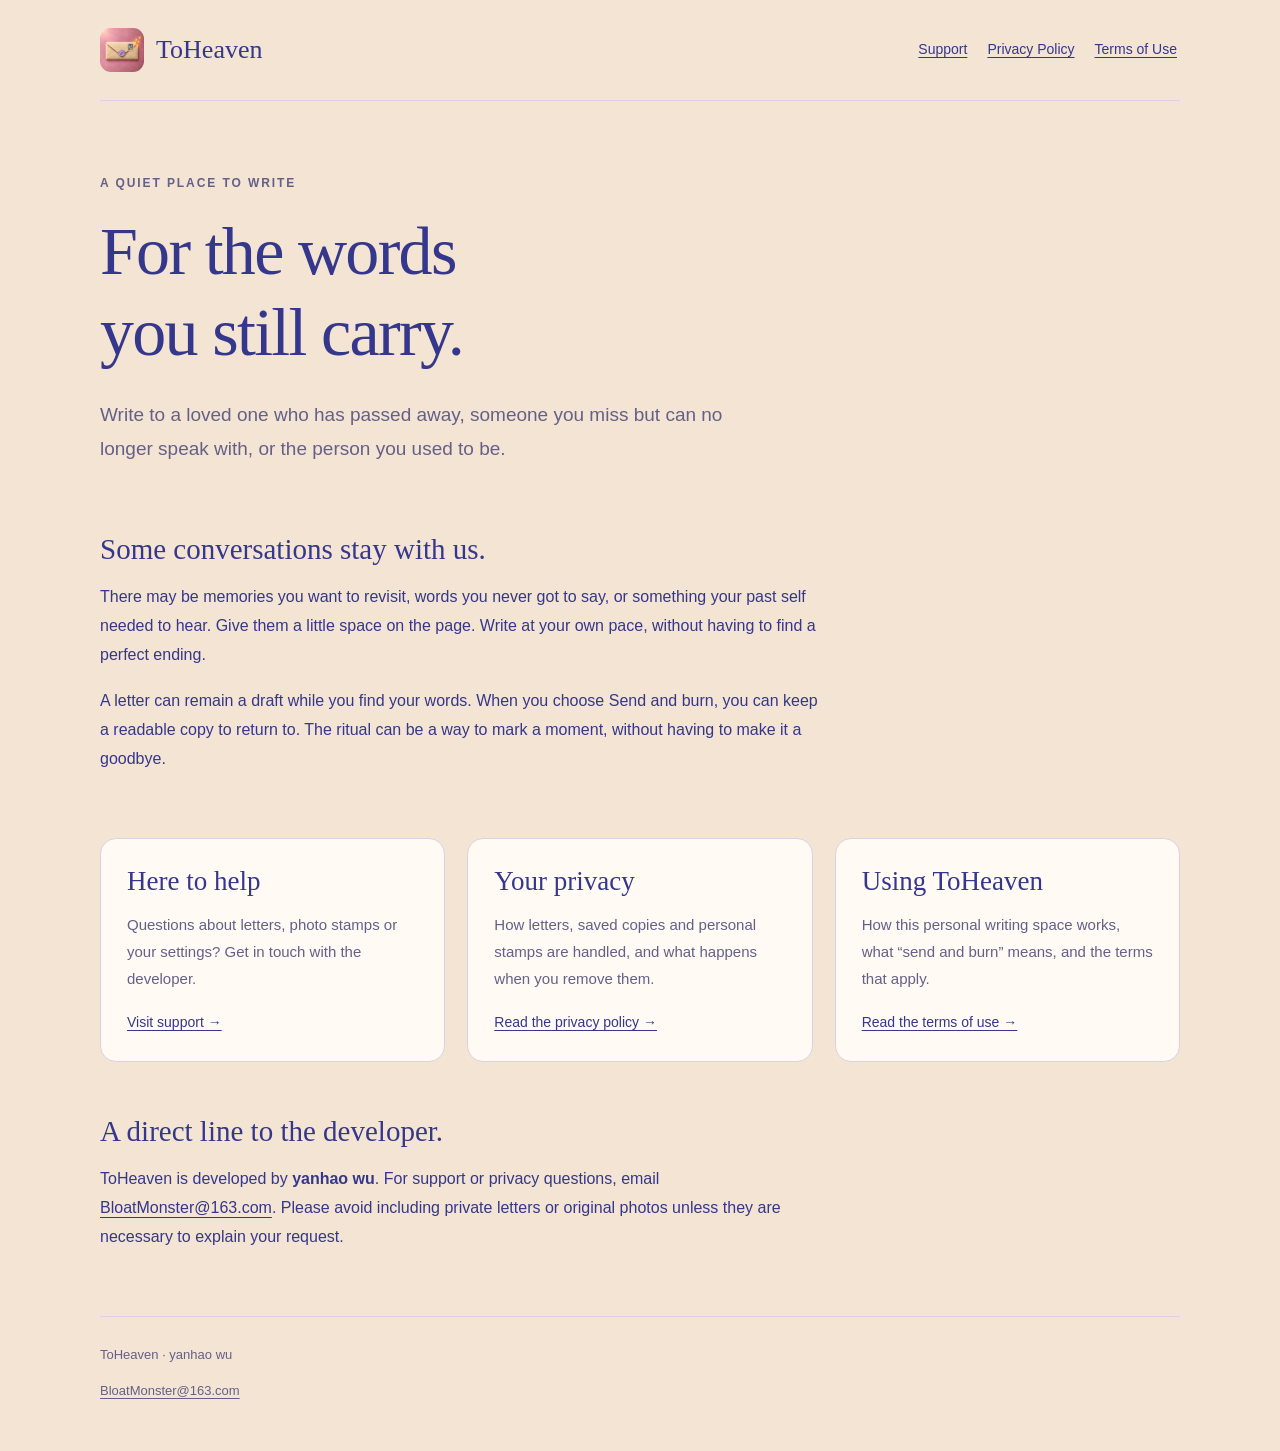
<file: index.html>
<!doctype html>
<html lang="en">
<head>
  <meta charset="utf-8">
  <meta name="viewport" content="width=device-width, initial-scale=1">
  <meta name="description" content="A quiet place to write to loved ones who have passed away, people you miss but can no longer speak with, or your past self. Support and legal information for ToHeaven.">
  <title>ToHeaven — For the words you still carry</title>
  <link rel="icon" href="assets/app-icon.png">
  <link rel="stylesheet" href="assets/style.css">
</head>
<body>
  <a class="skip-link" href="#main">Skip to content</a>
  <header class="site-header">
    <a class="brand" href="index.html"><img src="assets/app-icon.png" alt="" width="44" height="44">ToHeaven</a>
    <nav class="site-nav" aria-label="Main navigation">
      <a href="support.html">Support</a><a href="privacy.html">Privacy Policy</a><a href="terms.html">Terms of Use</a>
    </nav>
  </header>
  <main id="main">
    <section class="hero" aria-labelledby="welcome">
      <p class="eyebrow">A quiet place to write</p>
      <h1 id="welcome">For the words<br>you still carry.</h1>
      <p class="lead">Write to a loved one who has passed away, someone you miss but can no longer speak with, or the person you used to be.</p>
    </section>
    <section class="home-note" aria-labelledby="purpose">
      <h2 id="purpose">Some conversations stay with us.</h2>
      <p>There may be memories you want to revisit, words you never got to say, or something your past self needed to hear. Give them a little space on the page. Write at your own pace, without having to find a perfect ending.</p>
      <p>A letter can remain a draft while you find your words. When you choose Send and burn, you can keep a readable copy to return to. The ritual can be a way to mark a moment, without having to make it a goodbye.</p>
    </section>
    <div class="link-grid">
      <a class="link-card" href="support.html"><h2>Here to help</h2><p>Questions about letters, photo stamps or your settings? Get in touch with the developer.</p><span>Visit support →</span></a>
      <a class="link-card" href="privacy.html"><h2>Your privacy</h2><p>How letters, saved copies and personal stamps are handled, and what happens when you remove them.</p><span>Read the privacy policy →</span></a>
      <a class="link-card" href="terms.html"><h2>Using ToHeaven</h2><p>How this personal writing space works, what “send and burn” means, and the terms that apply.</p><span>Read the terms of use →</span></a>
    </div>
    <section class="home-note" aria-labelledby="contact">
      <h2 id="contact">A direct line to the developer.</h2>
      <p>ToHeaven is developed by <strong>yanhao wu</strong>. For support or privacy questions, email <a href="mailto:BloatMonster@163.com">BloatMonster@163.com</a>. Please avoid including private letters or original photos unless they are necessary to explain your request.</p>
    </section>
  </main>
  <footer class="site-footer"><p>ToHeaven · yanhao wu</p><p><a href="mailto:BloatMonster@163.com">BloatMonster@163.com</a></p></footer>
</body>
</html>
</file>
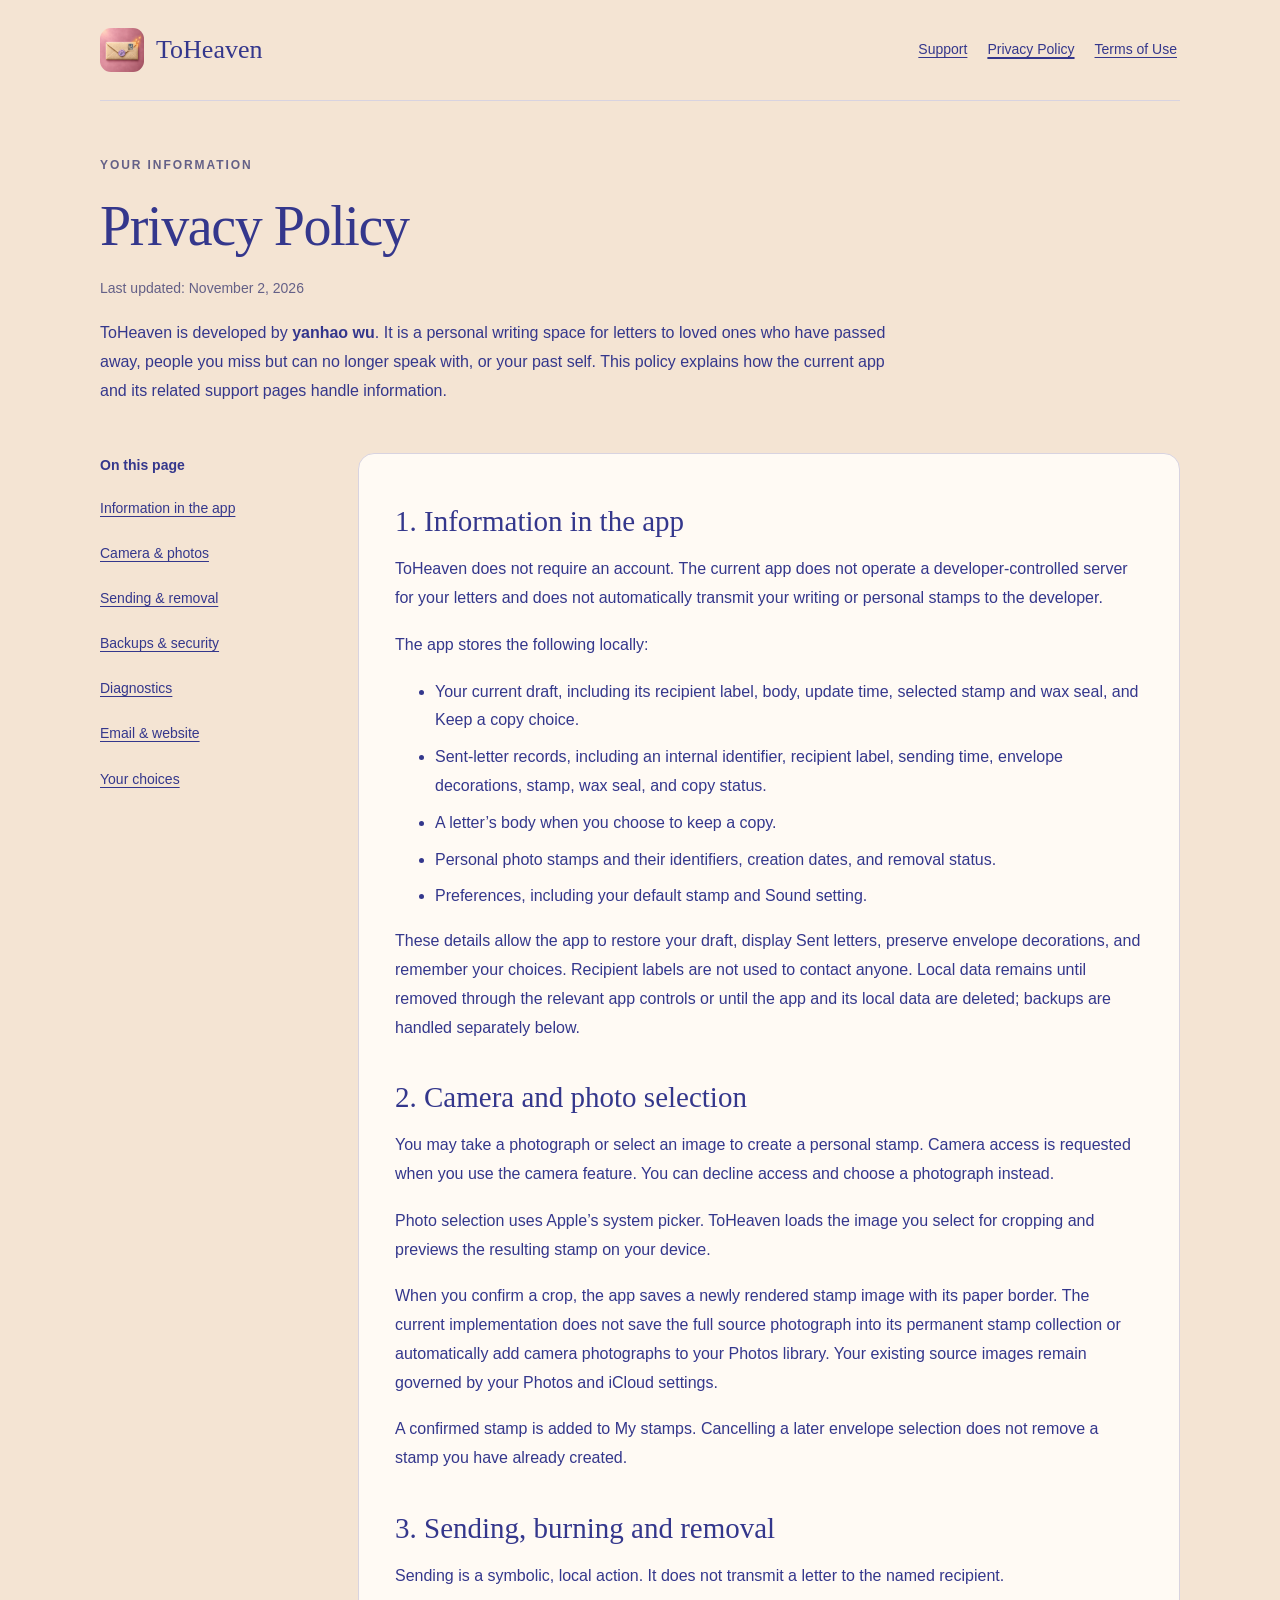
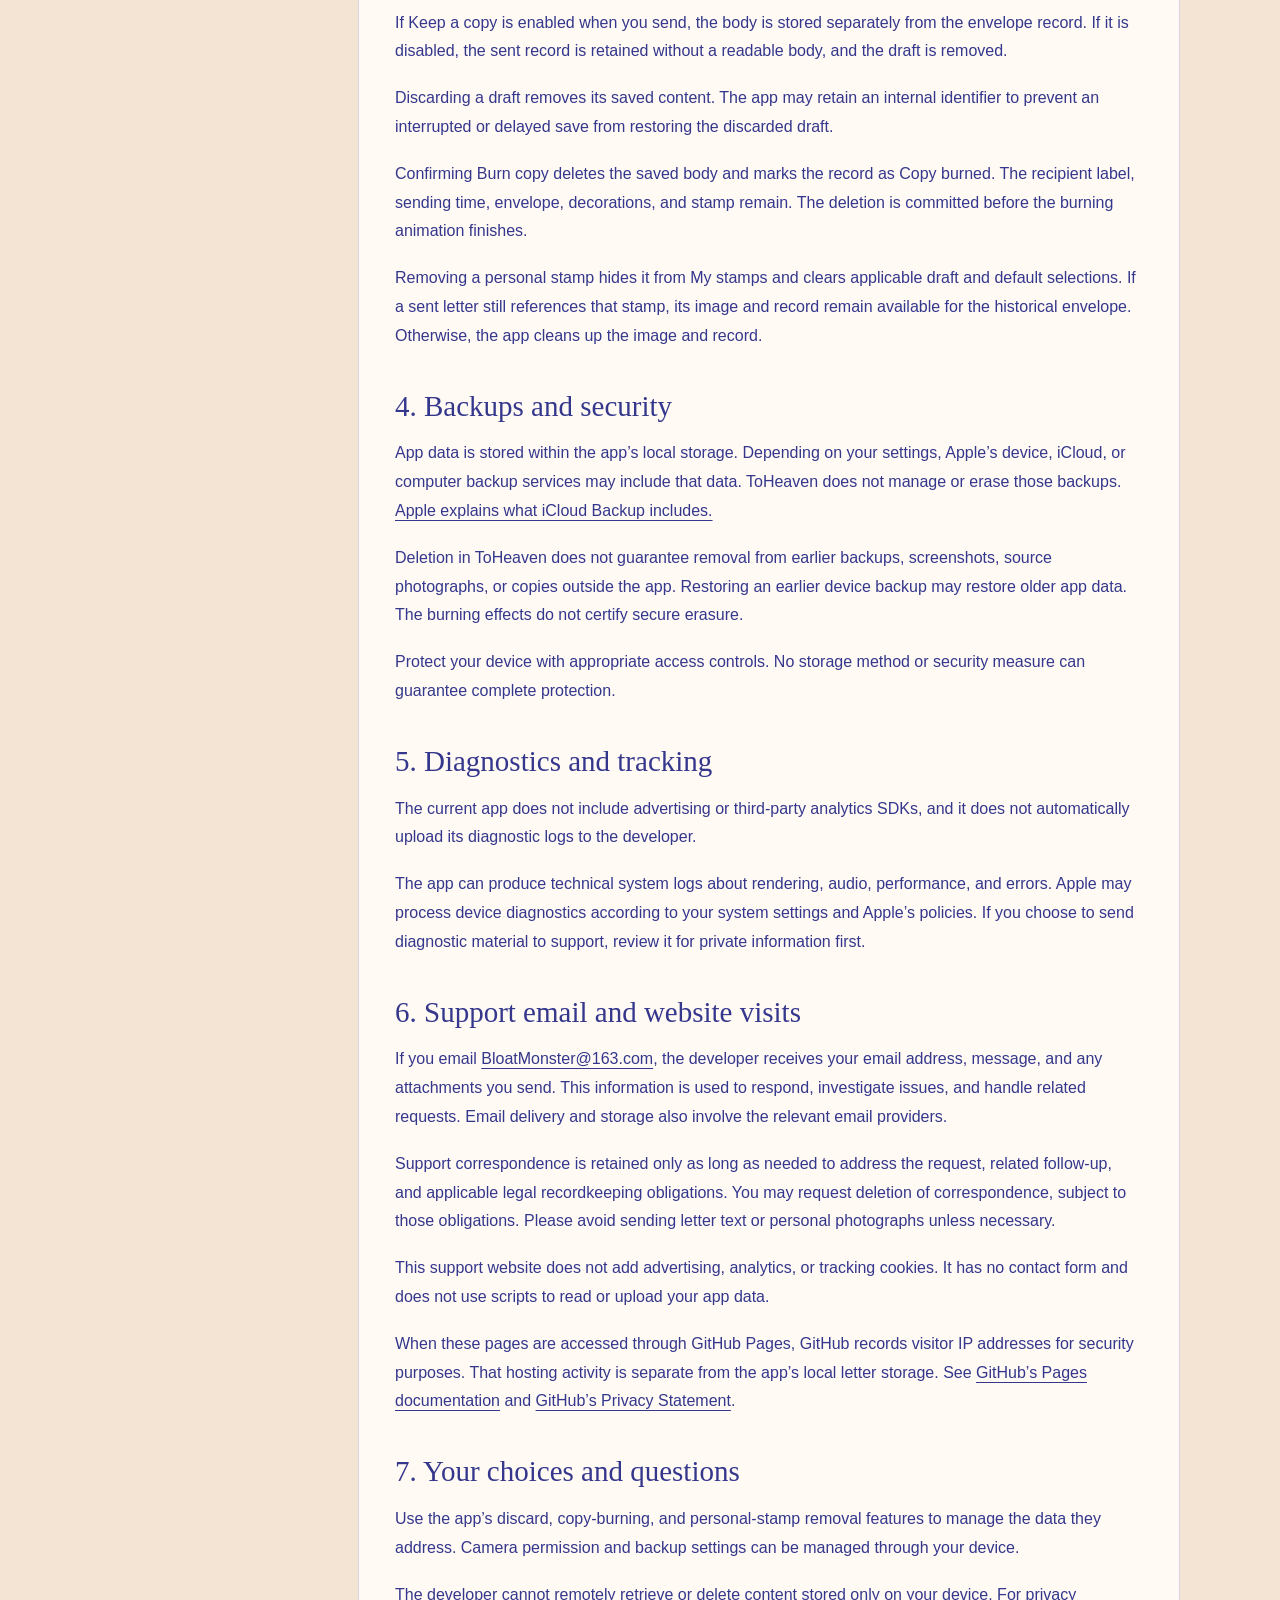
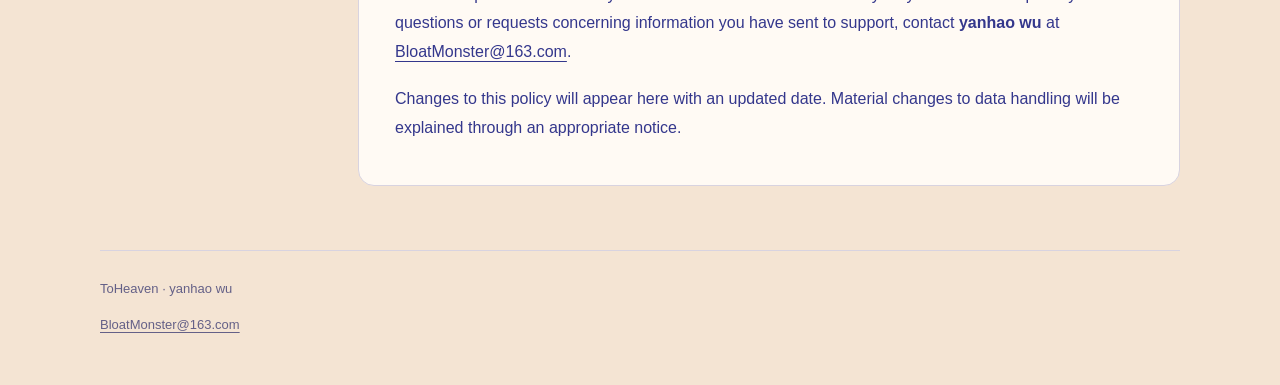
<file: privacy.html>
<!doctype html>
<html lang="en">
<head>
  <meta charset="utf-8">
  <meta name="viewport" content="width=device-width, initial-scale=1">
  <meta name="description" content="How ToHeaven handles local letters, saved copies, personal photo stamps, support emails and website visits.">
  <title>Privacy Policy — ToHeaven</title>
  <link rel="icon" href="assets/app-icon.png">
  <link rel="stylesheet" href="assets/style.css">
</head>
<body>
  <a class="skip-link" href="#main">Skip to content</a>
  <header class="site-header">
    <a class="brand" href="index.html"><img src="assets/app-icon.png" alt="" width="44" height="44">ToHeaven</a>
    <nav class="site-nav" aria-label="Main navigation"><a href="support.html">Support</a><a href="privacy.html" aria-current="page">Privacy Policy</a><a href="terms.html">Terms of Use</a></nav>
  </header>
  <main id="main">
    <div class="page-heading"><p class="eyebrow">Your information</p><h1>Privacy Policy</h1><p class="updated">Last updated: <time datetime="2026-11-02">November 2, 2026</time></p><p>ToHeaven is developed by <strong>yanhao wu</strong>. It is a personal writing space for letters to loved ones who have passed away, people you miss but can no longer speak with, or your past self. This policy explains how the current app and its related support pages handle information.</p></div>
    <div class="document-layout">
      <nav class="contents" aria-label="On this page"><p>On this page</p><ul>
        <li><a href="#local">Information in the app</a></li><li><a href="#photos">Camera &amp; photos</a></li><li><a href="#removal">Sending &amp; removal</a></li><li><a href="#backups">Backups &amp; security</a></li><li><a href="#diagnostics">Diagnostics</a></li><li><a href="#support">Email &amp; website</a></li><li><a href="#choices">Your choices</a></li>
      </ul></nav>
      <article class="document" aria-label="Privacy Policy">
        <section id="local"><h2>1. Information in the app</h2>
          <p>ToHeaven does not require an account. The current app does not operate a developer-controlled server for your letters and does not automatically transmit your writing or personal stamps to the developer.</p>
          <p>The app stores the following locally:</p>
          <ul><li>Your current draft, including its recipient label, body, update time, selected stamp and wax seal, and Keep a copy choice.</li><li>Sent-letter records, including an internal identifier, recipient label, sending time, envelope decorations, stamp, wax seal, and copy status.</li><li>A letter’s body when you choose to keep a copy.</li><li>Personal photo stamps and their identifiers, creation dates, and removal status.</li><li>Preferences, including your default stamp and Sound setting.</li></ul>
          <p>These details allow the app to restore your draft, display Sent letters, preserve envelope decorations, and remember your choices. Recipient labels are not used to contact anyone. Local data remains until removed through the relevant app controls or until the app and its local data are deleted; backups are handled separately below.</p>
        </section>
        <section id="photos"><h2>2. Camera and photo selection</h2>
          <p>You may take a photograph or select an image to create a personal stamp. Camera access is requested when you use the camera feature. You can decline access and choose a photograph instead.</p>
          <p>Photo selection uses Apple’s system picker. ToHeaven loads the image you select for cropping and previews the resulting stamp on your device.</p>
          <p>When you confirm a crop, the app saves a newly rendered stamp image with its paper border. The current implementation does not save the full source photograph into its permanent stamp collection or automatically add camera photographs to your Photos library. Your existing source images remain governed by your Photos and iCloud settings.</p>
          <p>A confirmed stamp is added to My stamps. Cancelling a later envelope selection does not remove a stamp you have already created.</p>
        </section>
        <section id="removal"><h2>3. Sending, burning and removal</h2>
          <p>Sending is a symbolic, local action. It does not transmit a letter to the named recipient.</p>
          <p>If Keep a copy is enabled when you send, the body is stored separately from the envelope record. If it is disabled, the sent record is retained without a readable body, and the draft is removed.</p>
          <p>Discarding a draft removes its saved content. The app may retain an internal identifier to prevent an interrupted or delayed save from restoring the discarded draft.</p>
          <p>Confirming Burn copy deletes the saved body and marks the record as Copy burned. The recipient label, sending time, envelope, decorations, and stamp remain. The deletion is committed before the burning animation finishes.</p>
          <p>Removing a personal stamp hides it from My stamps and clears applicable draft and default selections. If a sent letter still references that stamp, its image and record remain available for the historical envelope. Otherwise, the app cleans up the image and record.</p>
        </section>
        <section id="backups"><h2>4. Backups and security</h2>
          <p>App data is stored within the app’s local storage. Depending on your settings, Apple’s device, iCloud, or computer backup services may include that data. ToHeaven does not manage or erase those backups. <a href="https://support.apple.com/en-us/108770">Apple explains what iCloud Backup includes.</a></p>
          <p>Deletion in ToHeaven does not guarantee removal from earlier backups, screenshots, source photographs, or copies outside the app. Restoring an earlier device backup may restore older app data. The burning effects do not certify secure erasure.</p>
          <p>Protect your device with appropriate access controls. No storage method or security measure can guarantee complete protection.</p>
        </section>
        <section id="diagnostics"><h2>5. Diagnostics and tracking</h2>
          <p>The current app does not include advertising or third-party analytics SDKs, and it does not automatically upload its diagnostic logs to the developer.</p>
          <p>The app can produce technical system logs about rendering, audio, performance, and errors. Apple may process device diagnostics according to your system settings and Apple’s policies. If you choose to send diagnostic material to support, review it for private information first.</p>
        </section>
        <section id="support"><h2>6. Support email and website visits</h2>
          <p>If you email <a href="mailto:BloatMonster@163.com">BloatMonster@163.com</a>, the developer receives your email address, message, and any attachments you send. This information is used to respond, investigate issues, and handle related requests. Email delivery and storage also involve the relevant email providers.</p>
          <p>Support correspondence is retained only as long as needed to address the request, related follow-up, and applicable legal recordkeeping obligations. You may request deletion of correspondence, subject to those obligations. Please avoid sending letter text or personal photographs unless necessary.</p>
          <p>This support website does not add advertising, analytics, or tracking cookies. It has no contact form and does not use scripts to read or upload your app data.</p>
          <p>When these pages are accessed through GitHub Pages, GitHub records visitor IP addresses for security purposes. That hosting activity is separate from the app’s local letter storage. See <a href="https://docs.github.com/en/pages/getting-started-with-github-pages/what-is-github-pages#data-collection">GitHub’s Pages documentation</a> and <a href="https://docs.github.com/en/site-policy/privacy-policies/github-general-privacy-statement">GitHub’s Privacy Statement</a>.</p>
        </section>
        <section id="choices"><h2>7. Your choices and questions</h2>
          <p>Use the app’s discard, copy-burning, and personal-stamp removal features to manage the data they address. Camera permission and backup settings can be managed through your device.</p>
          <p>The developer cannot remotely retrieve or delete content stored only on your device. For privacy questions or requests concerning information you have sent to support, contact <strong>yanhao wu</strong> at <a href="mailto:BloatMonster@163.com">BloatMonster@163.com</a>.</p>
          <p>Changes to this policy will appear here with an updated date. Material changes to data handling will be explained through an appropriate notice.</p>
        </section>
      </article>
    </div>
  </main>
  <footer class="site-footer"><p>ToHeaven · yanhao wu</p><p><a href="mailto:BloatMonster@163.com">BloatMonster@163.com</a></p></footer>
</body>
</html>
</file>
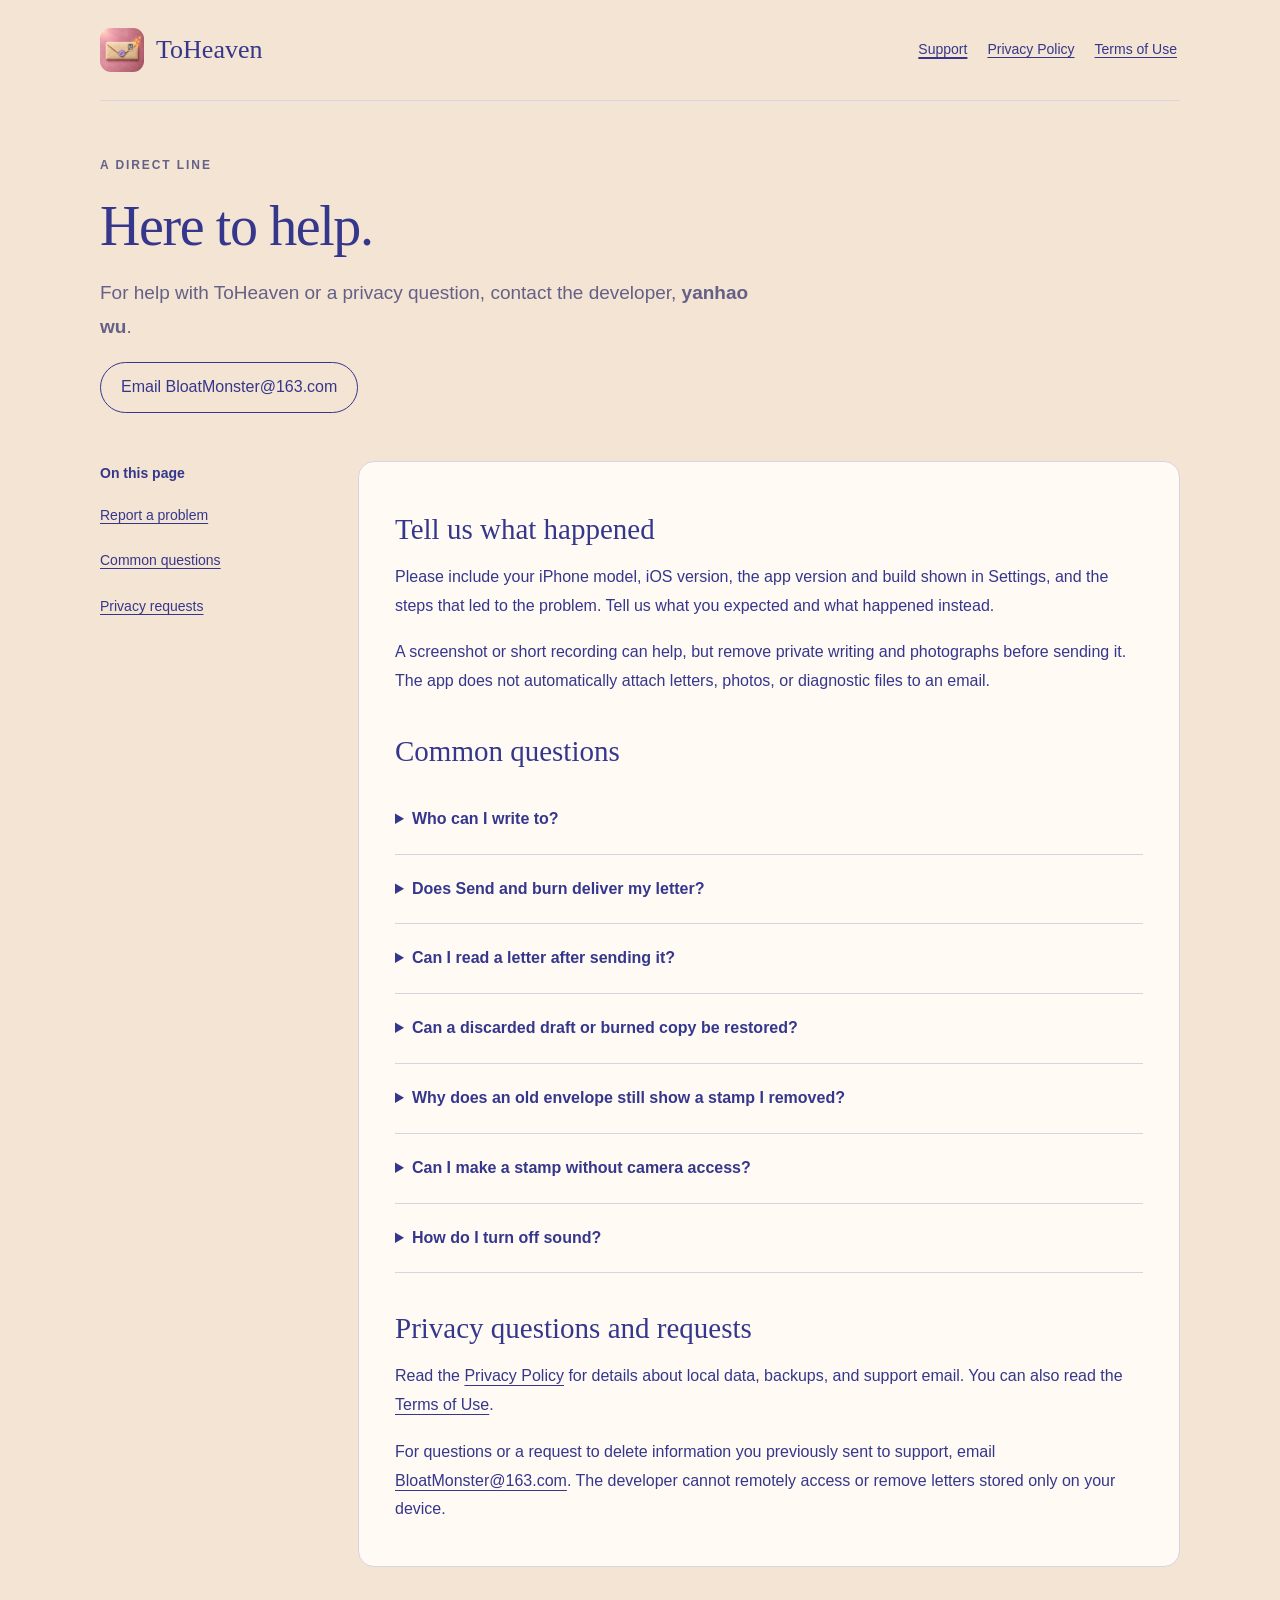
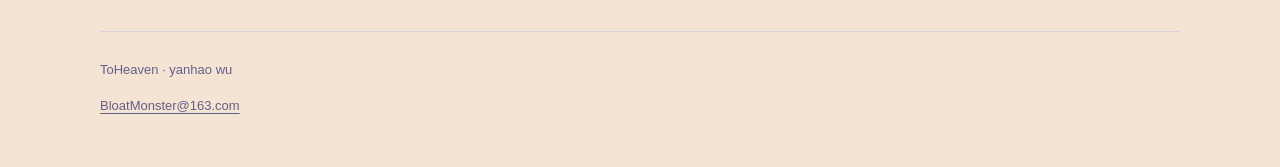
<file: support.html>
<!doctype html>
<html lang="en">
<head>
  <meta charset="utf-8">
  <meta name="viewport" content="width=device-width, initial-scale=1">
  <meta name="description" content="Help with ToHeaven, a personal space for letters to loved ones you have lost, people you miss, or your past self. Contact yanhao wu for support or privacy questions.">
  <title>Support — ToHeaven</title>
  <link rel="icon" href="assets/app-icon.png">
  <link rel="stylesheet" href="assets/style.css">
</head>
<body>
  <a class="skip-link" href="#main">Skip to content</a>
  <header class="site-header">
    <a class="brand" href="index.html"><img src="assets/app-icon.png" alt="" width="44" height="44">ToHeaven</a>
    <nav class="site-nav" aria-label="Main navigation"><a href="support.html" aria-current="page">Support</a><a href="privacy.html">Privacy Policy</a><a href="terms.html">Terms of Use</a></nav>
  </header>
  <main id="main">
    <div class="page-heading"><p class="eyebrow">A direct line</p><h1>Here to help.</h1><p class="lead">For help with ToHeaven or a privacy question, contact the developer, <strong>yanhao wu</strong>.</p><a class="contact-button contact-address" href="mailto:BloatMonster@163.com">Email BloatMonster@163.com</a></div>
    <div class="document-layout">
      <nav class="contents" aria-label="On this page"><p>On this page</p><ul><li><a href="#report">Report a problem</a></li><li><a href="#questions">Common questions</a></li><li><a href="#privacy">Privacy requests</a></li></ul></nav>
      <article class="document" aria-label="Support information">
        <section id="report"><h2>Tell us what happened</h2>
          <p>Please include your iPhone model, iOS version, the app version and build shown in Settings, and the steps that led to the problem. Tell us what you expected and what happened instead.</p>
          <p>A screenshot or short recording can help, but remove private writing and photographs before sending it. The app does not automatically attach letters, photos, or diagnostic files to an email.</p>
        </section>
        <section id="questions"><h2>Common questions</h2>
          <details><summary>Who can I write to?</summary><p>ToHeaven is a place for letters to loved ones who have passed away, people you miss but can no longer speak with, or your past self. There is no required occasion or way to write. A letter can hold a memory, a thank-you, a question, or something you could not say at the time.</p></details>
          <details><summary>Does Send and burn deliver my letter?</summary><p>No. It is a symbolic experience within ToHeaven. The app does not send physical mail or email, contact the recipient, or confirm delivery to another person.</p></details>
          <details><summary>Can I read a letter after sending it?</summary><p>Enable Keep a copy before sending. Afterwards, open its envelope in Sent letters when it shows Copy saved. No copy and Copy burned records do not contain a readable body.</p></details>
          <details><summary>Can a discarded draft or burned copy be restored?</summary><p>The app has no Undo or recovery service for these actions. The developer does not hold a server copy. Device backups are managed separately by Apple and your own backup settings. If burning reports a rendering problem after the copy was removed, retrying the animation does not restore the deleted body.</p></details>
          <details><summary>Why does an old envelope still show a stamp I removed?</summary><p>Removing a personal stamp hides it from My stamps. Sent letters retain the stamp they originally used, so historical envelopes keep their appearance.</p></details>
          <details><summary>Can I make a stamp without camera access?</summary><p>Yes. Choose a photo instead. You can manage camera permission in your device’s Settings.</p></details>
          <details><summary>How do I turn off sound?</summary><p>Open ToHeaven’s Settings and turn Sound off. Your choice is saved across app restarts. Some system camera behavior can depend on your device and region.</p></details>
        </section>
        <section id="privacy"><h2>Privacy questions and requests</h2>
          <p>Read the <a href="privacy.html">Privacy Policy</a> for details about local data, backups, and support email. You can also read the <a href="terms.html">Terms of Use</a>.</p>
          <p>For questions or a request to delete information you previously sent to support, email <a href="mailto:BloatMonster@163.com">BloatMonster@163.com</a>. The developer cannot remotely access or remove letters stored only on your device.</p>
        </section>
      </article>
    </div>
  </main>
  <footer class="site-footer"><p>ToHeaven · yanhao wu</p><p><a href="mailto:BloatMonster@163.com">BloatMonster@163.com</a></p></footer>
</body>
</html>
</file>
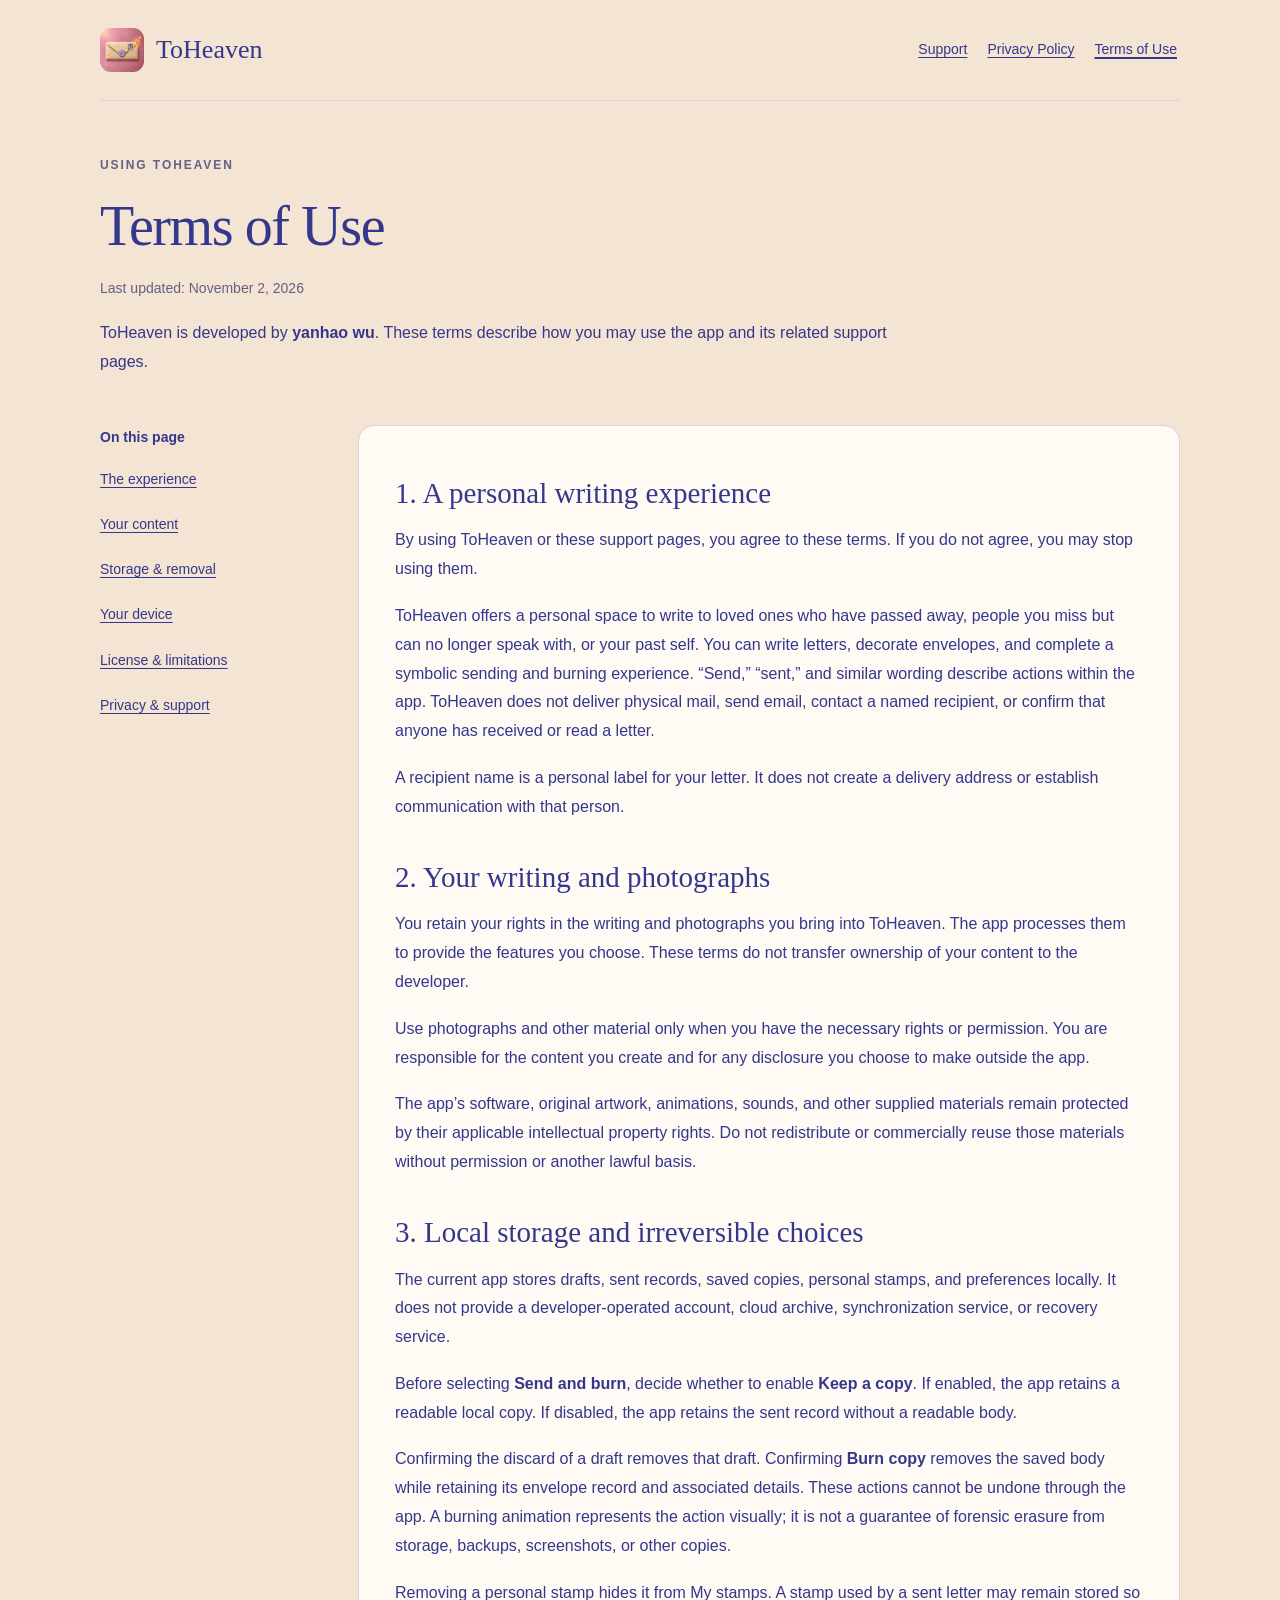
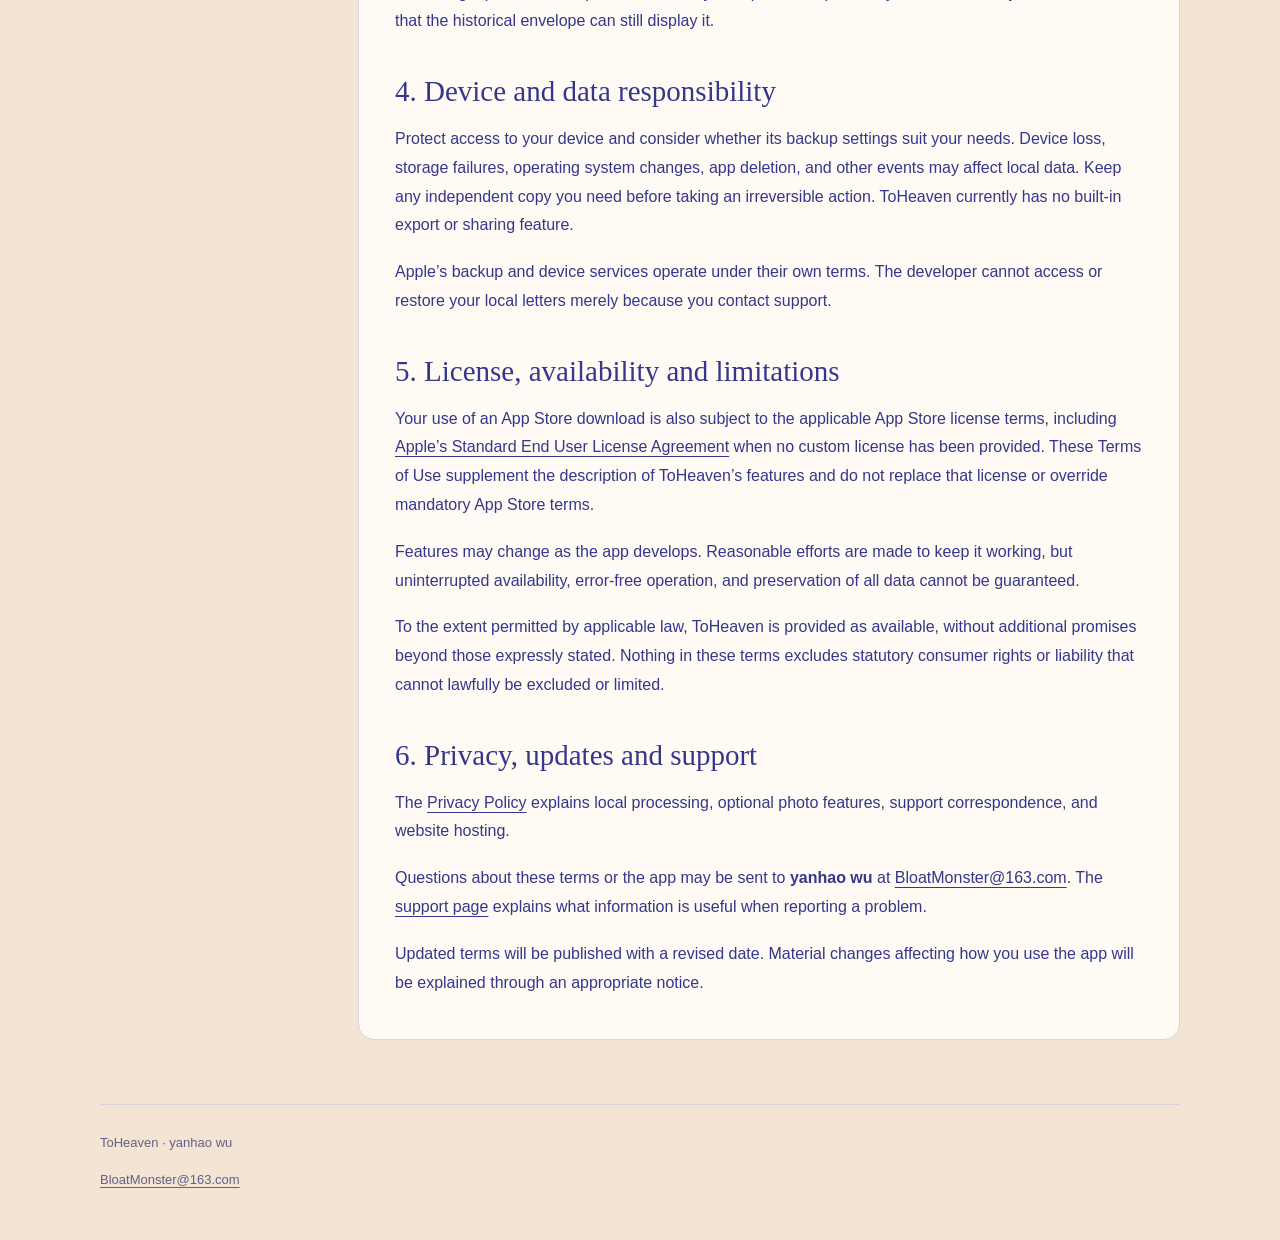
<file: terms.html>
<!doctype html>
<html lang="en">
<head>
  <meta charset="utf-8">
  <meta name="viewport" content="width=device-width, initial-scale=1">
  <meta name="description" content="Terms of use for ToHeaven: personal writing, symbolic sending, local storage and content removal.">
  <title>Terms of Use — ToHeaven</title>
  <link rel="icon" href="assets/app-icon.png">
  <link rel="stylesheet" href="assets/style.css">
</head>
<body>
  <a class="skip-link" href="#main">Skip to content</a>
  <header class="site-header">
    <a class="brand" href="index.html"><img src="assets/app-icon.png" alt="" width="44" height="44">ToHeaven</a>
    <nav class="site-nav" aria-label="Main navigation"><a href="support.html">Support</a><a href="privacy.html">Privacy Policy</a><a href="terms.html" aria-current="page">Terms of Use</a></nav>
  </header>
  <main id="main">
    <div class="page-heading"><p class="eyebrow">Using ToHeaven</p><h1>Terms of Use</h1><p class="updated">Last updated: <time datetime="2026-11-02">November 2, 2026</time></p><p>ToHeaven is developed by <strong>yanhao wu</strong>. These terms describe how you may use the app and its related support pages.</p></div>
    <div class="document-layout">
      <nav class="contents" aria-label="On this page"><p>On this page</p><ul>
        <li><a href="#experience">The experience</a></li><li><a href="#content">Your content</a></li><li><a href="#storage">Storage &amp; removal</a></li><li><a href="#device">Your device</a></li><li><a href="#license">License &amp; limitations</a></li><li><a href="#contact">Privacy &amp; support</a></li>
      </ul></nav>
      <article class="document" aria-label="Terms of Use">
        <section id="experience"><h2>1. A personal writing experience</h2>
          <p>By using ToHeaven or these support pages, you agree to these terms. If you do not agree, you may stop using them.</p>
          <p>ToHeaven offers a personal space to write to loved ones who have passed away, people you miss but can no longer speak with, or your past self. You can write letters, decorate envelopes, and complete a symbolic sending and burning experience. “Send,” “sent,” and similar wording describe actions within the app. ToHeaven does not deliver physical mail, send email, contact a named recipient, or confirm that anyone has received or read a letter.</p>
          <p>A recipient name is a personal label for your letter. It does not create a delivery address or establish communication with that person.</p>
        </section>
        <section id="content"><h2>2. Your writing and photographs</h2>
          <p>You retain your rights in the writing and photographs you bring into ToHeaven. The app processes them to provide the features you choose. These terms do not transfer ownership of your content to the developer.</p>
          <p>Use photographs and other material only when you have the necessary rights or permission. You are responsible for the content you create and for any disclosure you choose to make outside the app.</p>
          <p>The app’s software, original artwork, animations, sounds, and other supplied materials remain protected by their applicable intellectual property rights. Do not redistribute or commercially reuse those materials without permission or another lawful basis.</p>
        </section>
        <section id="storage"><h2>3. Local storage and irreversible choices</h2>
          <p>The current app stores drafts, sent records, saved copies, personal stamps, and preferences locally. It does not provide a developer-operated account, cloud archive, synchronization service, or recovery service.</p>
          <p>Before selecting <strong>Send and burn</strong>, decide whether to enable <strong>Keep a copy</strong>. If enabled, the app retains a readable local copy. If disabled, the app retains the sent record without a readable body.</p>
          <p>Confirming the discard of a draft removes that draft. Confirming <strong>Burn copy</strong> removes the saved body while retaining its envelope record and associated details. These actions cannot be undone through the app. A burning animation represents the action visually; it is not a guarantee of forensic erasure from storage, backups, screenshots, or other copies.</p>
          <p>Removing a personal stamp hides it from My stamps. A stamp used by a sent letter may remain stored so that the historical envelope can still display it.</p>
        </section>
        <section id="device"><h2>4. Device and data responsibility</h2>
          <p>Protect access to your device and consider whether its backup settings suit your needs. Device loss, storage failures, operating system changes, app deletion, and other events may affect local data. Keep any independent copy you need before taking an irreversible action. ToHeaven currently has no built-in export or sharing feature.</p>
          <p>Apple’s backup and device services operate under their own terms. The developer cannot access or restore your local letters merely because you contact support.</p>
        </section>
        <section id="license"><h2>5. License, availability and limitations</h2>
          <p>Your use of an App Store download is also subject to the applicable App Store license terms, including <a href="https://www.apple.com/legal/internet-services/itunes/dev/stdeula/">Apple’s Standard End User License Agreement</a> when no custom license has been provided. These Terms of Use supplement the description of ToHeaven’s features and do not replace that license or override mandatory App Store terms.</p>
          <p>Features may change as the app develops. Reasonable efforts are made to keep it working, but uninterrupted availability, error-free operation, and preservation of all data cannot be guaranteed.</p>
          <p>To the extent permitted by applicable law, ToHeaven is provided as available, without additional promises beyond those expressly stated. Nothing in these terms excludes statutory consumer rights or liability that cannot lawfully be excluded or limited.</p>
        </section>
        <section id="contact"><h2>6. Privacy, updates and support</h2>
          <p>The <a href="privacy.html">Privacy Policy</a> explains local processing, optional photo features, support correspondence, and website hosting.</p>
          <p>Questions about these terms or the app may be sent to <strong>yanhao wu</strong> at <a href="mailto:BloatMonster@163.com">BloatMonster@163.com</a>. The <a href="support.html">support page</a> explains what information is useful when reporting a problem.</p>
          <p>Updated terms will be published with a revised date. Material changes affecting how you use the app will be explained through an appropriate notice.</p>
        </section>
      </article>
    </div>
  </main>
  <footer class="site-footer"><p>ToHeaven · yanhao wu</p><p><a href="mailto:BloatMonster@163.com">BloatMonster@163.com</a></p></footer>
</body>
</html>
</file>
<file: assets/style.css>
:root {
  color-scheme: light;
  --background: #f4e4d3;
  --paper: #fffaf4;
  --ink: #34378c;
  --muted: #646087;
  --rule: #d8d3e0;
  --accent: #8d88c4;
  --focus: #34378c;
  font-family: -apple-system, BlinkMacSystemFont, "Segoe UI", sans-serif;
  color: var(--ink);
  background: var(--background);
}

* { box-sizing: border-box; }
body { margin: 0; font-size: 16px; line-height: 1.8; }
a { color: inherit; text-underline-offset: .22em; }
a:hover { text-decoration-thickness: 2px; }
a:focus-visible, summary:focus-visible {
  outline: 2px solid var(--focus);
  outline-offset: 5px;
  border-radius: 3px;
}
.skip-link {
  position: absolute;
  left: 16px;
  top: -100px;
  padding: 10px 16px;
  background: var(--paper);
  z-index: 1;
}
.skip-link:focus { top: 12px; }
.site-header, main, .site-footer {
  width: min(1080px, calc(100% - 64px));
  margin-inline: auto;
}
.site-header {
  display: flex;
  align-items: center;
  justify-content: space-between;
  gap: 20px;
  padding-block: 28px;
  border-bottom: 1px solid var(--rule);
}
.brand {
  display: inline-flex;
  align-items: center;
  gap: 12px;
  text-decoration: none;
  font: 26px "Baskerville", "Palatino Linotype", Georgia, serif;
}
.brand img { width: 44px; height: 44px; border-radius: 11px; }
.site-nav { display: flex; flex-wrap: wrap; gap: 4px 14px; }
.site-nav a {
  display: inline-flex;
  align-items: center;
  min-height: 44px;
  padding: 6px 3px;
  font-size: 14px;
}
.site-nav a[aria-current="page"] { text-decoration-thickness: 2px; }
.eyebrow {
  margin: 0 0 16px;
  font-size: 12px;
  font-weight: 600;
  letter-spacing: .16em;
  text-transform: uppercase;
  color: var(--muted);
}
h1, h2, h3 { font-family: "Baskerville", "Palatino Linotype", Georgia, serif; font-weight: 400; line-height: 1.2; }
h1 { font-size: clamp(40px, 6vw, 68px); letter-spacing: -.025em; margin: 0 0 24px; }
h2 { font-size: 29px; margin: 38px 0 16px; }
h3 { font-size: 23px; margin: 26px 0 12px; }
p { margin: 0 0 18px; }
li + li { margin-top: 8px; }
strong { font-weight: 600; }
.hero { max-width: 800px; padding-block: 72px 48px; }
.lead { max-width: 650px; font-size: 19px; color: var(--muted); }
.link-grid { display: grid; grid-template-columns: repeat(3, 1fr); gap: 22px; margin-block: 12px 52px; }
.link-card {
  display: flex;
  flex-direction: column;
  min-width: 0;
  padding: 26px;
  border: 1px solid var(--rule);
  border-radius: 16px;
  background: var(--paper);
  text-decoration: none;
}
.link-card h2 { margin: 0 0 14px; font-size: 27px; }
.link-card p { color: var(--muted); font-size: 15px; }
.link-card span { margin-top: auto; text-decoration: underline; text-underline-offset: .22em; font-size: 14px; }
.home-note { max-width: 720px; margin-bottom: 64px; }
.home-note h2 { margin-top: 0; }
.page-heading { padding-block: 54px 30px; max-width: 800px; }
.page-heading h1 { font-size: clamp(38px, 5vw, 56px); margin-bottom: 16px; }
.updated { font-size: 14px; color: var(--muted); }
.document-layout { display: grid; grid-template-columns: 210px minmax(0, 1fr); gap: 48px; align-items: start; margin-bottom: 64px; }
.contents { position: sticky; top: 24px; font-size: 14px; }
.contents p { margin-bottom: 8px; font-weight: 600; }
.contents ul { list-style: none; padding: 0; margin: 0; }
.contents li + li { margin-top: 2px; }
.contents a { display: block; padding-block: 9px; }
.document { min-width: 0; padding: 12px 36px 24px; background: var(--paper); border: 1px solid var(--rule); border-radius: 16px; }
.document > section { scroll-margin-top: 24px; }
.document a, .home-note a, .contact-address { overflow-wrap: anywhere; }
.callout { padding: 20px 22px; margin-block: 24px; border-left: 3px solid var(--accent); background: var(--paper); }
.contact-button {
  display: inline-block;
  min-height: 48px;
  margin-bottom: 18px;
  padding: 10px 20px;
  border: 1px solid var(--ink);
  border-radius: 28px;
  text-align: center;
  text-decoration: none;
  overflow-wrap: anywhere;
}
details { border-bottom: 1px solid var(--rule); padding-block: 8px; }
summary { cursor: pointer; padding-block: 12px; font-weight: 600; }
details p { padding: 4px 0 12px; }
.site-footer { padding-block: 26px 36px; border-top: 1px solid var(--rule); font-size: 13px; color: var(--muted); }
.site-footer p { margin-bottom: 5px; }
.site-footer a { display: inline-block; padding-block: 8px; }

@media (max-width: 760px) {
  .site-header, main, .site-footer { width: calc(100% - 36px); }
  .site-header { align-items: flex-start; flex-direction: column; gap: 12px; padding-block: 20px 14px; }
  .site-nav { gap: 2px 20px; }
  .hero { padding-block: 44px 26px; }
  .link-grid { grid-template-columns: 1fr; gap: 14px; }
  .link-card { padding: 22px; }
  .document-layout { grid-template-columns: 1fr; gap: 24px; }
  .contents { position: static; }
  .contents ul { display: flex; flex-wrap: wrap; gap: 0 20px; }
  .document { padding: 6px 22px 22px; }
  .page-heading { padding-top: 36px; }
}

@media print {
  :root { background: white; color: #222; }
  .site-nav, .contents, .skip-link { display: none; }
  .document-layout { display: block; }
  .document { border: 0; padding: 0; }
  .site-header, main, .site-footer { width: 100%; }
  .page-heading { padding-block: 24px; }
  h2 { break-after: avoid; }
}
</file>
